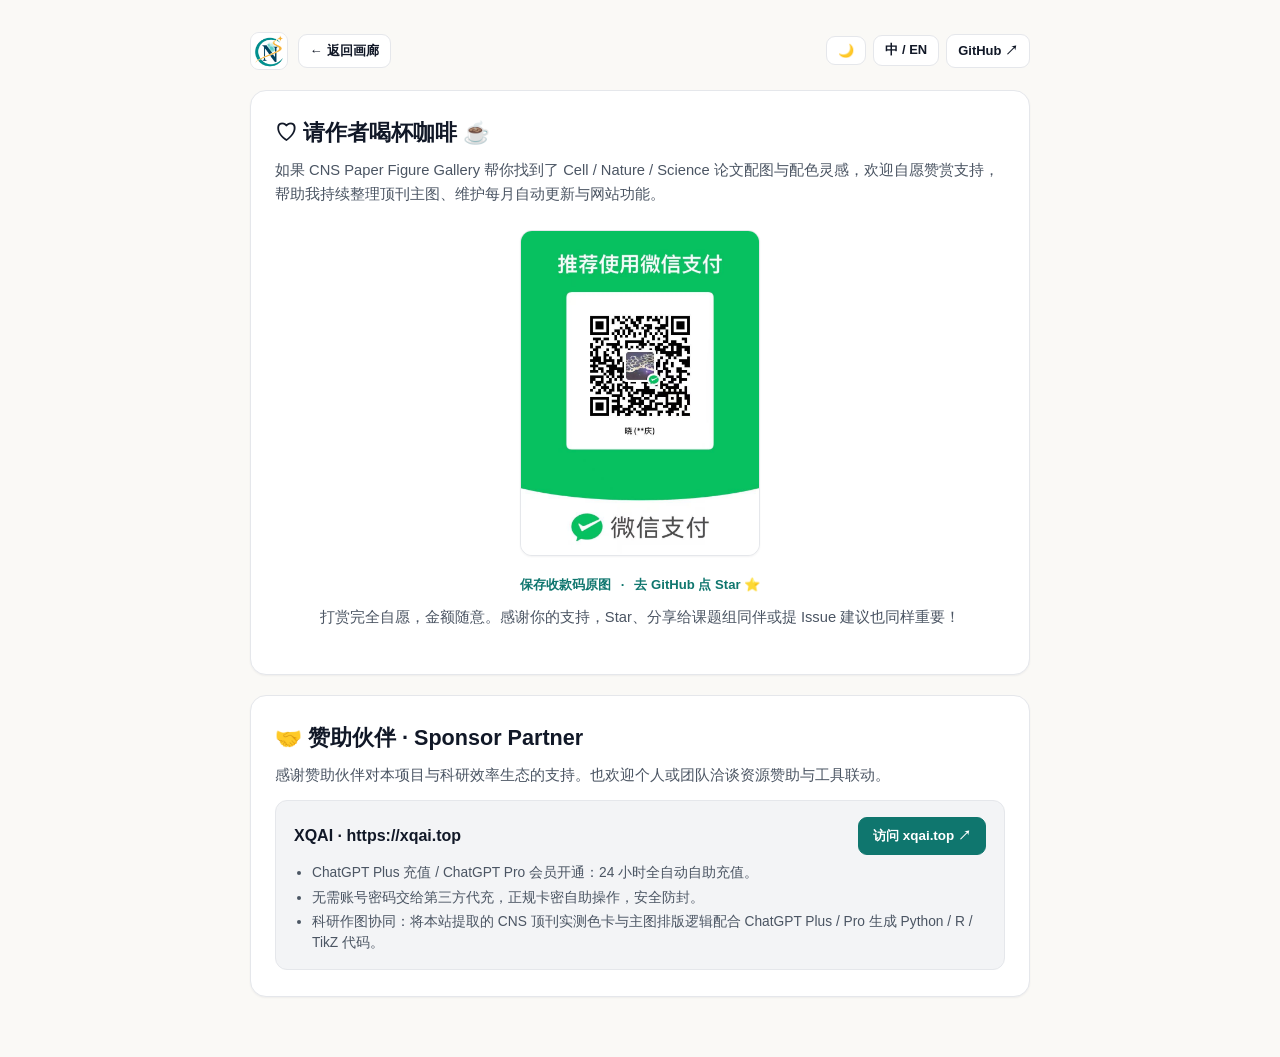
<file: support.html>
<!DOCTYPE html>
<html lang="zh-CN" data-theme="light">
<head>
<meta charset="UTF-8">
<meta name="viewport" content="width=device-width, initial-scale=1.0">
<title>支持作者 &amp; 赞助伙伴 · Support — CNS Paper Figure Gallery</title>
<meta name="description" content="支持 CNS Paper Figure Gallery 持续维护更新，或查看赞助伙伴 XQAI (xqai.top)。">
<link rel="icon" type="image/png" href="assets/favicon.png">
<link rel="stylesheet" href="assets/style.css?v=20261126e">
<style>
  .sp-wrap {
    max-width: 820px;
    margin: 32px auto 60px;
    padding: 0 20px;
    display: flex;
    flex-direction: column;
    gap: 20px;
  }
  .sp-topbar {
    display: flex;
    align-items: center;
    justify-content: space-between;
    gap: 12px;
    flex-wrap: wrap;
  }
  .sp-card {
    background: var(--surface);
    border: 1px solid var(--border);
    border-radius: 16px;
    padding: 26px 24px;
    box-shadow: var(--shadow-sm);
  }
  .sp-card h1, .sp-card h2 {
    margin: 0 0 10px;
    font-size: 1.35rem;
  }
  .sp-card p {
    margin: 0 0 12px;
    color: var(--muted);
    font-size: 0.92rem;
    line-height: 1.6;
  }
  .sp-qr-area {
    display: flex;
    flex-direction: column;
    align-items: center;
    gap: 12px;
    padding: 12px 0 6px;
    text-align: center;
  }
  .sp-qr-area img {
    width: 240px;
    max-width: 100%;
    height: auto;
    border-radius: 12px;
    border: 1px solid var(--border);
    box-shadow: var(--shadow-sm);
    background: #fff;
  }
  .sp-partner-grid {
    display: grid;
    grid-template-columns: 1fr;
    gap: 14px;
    margin-top: 10px;
  }
  .sp-partner-card {
    display: flex;
    flex-direction: column;
    gap: 8px;
    padding: 16px 18px;
    border-radius: 12px;
    background: var(--surface-2);
    border: 1px solid var(--border);
  }
  .sp-partner-card ul {
    margin: 0;
    padding-left: 18px;
    color: var(--muted);
    font-size: 0.86rem;
    display: flex;
    flex-direction: column;
    gap: 4px;
  }
</style>
</head>
<body>
  <main class="sp-wrap">
    <div class="sp-topbar">
      <div style="display:flex;align-items:center;gap:10px;">
        <img src="assets/logo.png" alt="CNS Paper Figure Gallery Logo" width="38" height="38" style="border-radius:9px;border:1px solid var(--border);background:#ffffff;">
        <a class="action-btn" href="./index.html" data-i18n="back">← 返回画廊</a>
      </div>
      <div class="topbar-actions">
        <button id="theme-toggle" class="action-btn" type="button" title="Toggle Theme">🌙</button>
        <button id="lang-toggle" class="action-btn" type="button" title="Switch language">中 / EN</button>
        <a class="action-btn" href="https://github.com/daydayup-xq/cns-paper-figure-gallery" target="_blank" rel="noopener noreferrer">GitHub ↗</a>
      </div>
    </div>

    <section class="sp-card">
      <h1 data-i18n="heading">♡ 请作者喝杯咖啡 ☕</h1>
      <p data-i18n="desc">如果 CNS Paper Figure Gallery 帮你找到了 Cell / Nature / Science 论文配图与配色灵感，欢迎自愿赞赏支持，帮助我持续整理顶刊主图、维护每月初的自动采集与静态站点功能。</p>
      <div class="sp-qr-area">
        <a href="assets/wechat-pay.jpg" target="_blank" rel="noopener noreferrer">
          <img src="assets/wechat-pay.jpg" alt="WeChat Pay QR Code / 微信收款码">
        </a>
        <div class="sm-links">
          <a href="assets/wechat-pay.jpg" download="CNS-Gallery-WeChat-Pay.jpg" data-i18n="saveQr">保存收款码原图</a>
          <span>·</span>
          <a href="https://github.com/daydayup-xq/cns-paper-figure-gallery" target="_blank" rel="noopener noreferrer" data-i18n="starRepo">去 GitHub 点 Star ⭐</a>
        </div>
        <p class="sm-thanks" data-i18n="thanks">打赏完全自愿，金额随意。感谢你的支持，Star、分享给课题组同伴或提 Issue 建议也同样重要！</p>
      </div>
    </section>

    <section class="sp-card">
      <h2 data-i18n="partnerTitle">🤝 赞助伙伴 · Sponsor Partner</h2>
      <p data-i18n="partnerIntro">感谢赞助伙伴对本项目与科研效率生态的支持。欢迎提供模型 API、云计算资源或科研工具赞助合作。</p>
      <div class="sp-partner-grid">
        <div class="sp-partner-card">
          <div style="display:flex;justify-content:space-between;align-items:center;gap:10px;flex-wrap:wrap;">
            <strong>XQAI · https://xqai.top</strong>
            <a class="primary-btn" href="https://xqai.top" target="_blank" rel="noopener noreferrer" data-i18n="visitXqai">访问 XQAI 自助充值 ↗</a>
          </div>
          <ul>
            <li data-i18n="xqaiLi1">ChatGPT Plus 充值 / ChatGPT Pro 会员开通：24 小时全自动卡密自助充值。</li>
            <li data-i18n="xqaiLi2">账号安全无需代充：无需将个人账号密码交给第三方，防封号、省心可靠。</li>
            <li data-i18n="xqaiLi3">科研绘图效率拍档：可将本站提取的 CNS 顶刊色卡与排版参考配合 ChatGPT Plus / Pro 生成 matplotlib / ggplot2 / TikZ 绘图脚本与图注润色。</li>
          </ul>
        </div>
      </div>
    </section>
  </main>

  <script>
    (function () {
      const DICT = {
        zh: {
          back: "← 返回画廊",
          heading: "♡ 请作者喝杯咖啡 ☕",
          desc: "如果 CNS Paper Figure Gallery 帮你找到了 Cell / Nature / Science 论文配图与配色灵感，欢迎自愿赞赏支持，帮助我持续整理顶刊主图、维护每月自动更新与网站功能。",
          saveQr: "保存收款码原图",
          starRepo: "去 GitHub 点 Star ⭐",
          thanks: "打赏完全自愿，金额随意。感谢你的支持，Star、分享给课题组同伴或提 Issue 建议也同样重要！",
          partnerTitle: "🤝 赞助伙伴 · Sponsor Partner",
          partnerIntro: "感谢赞助伙伴对本项目与科研效率生态的支持。也欢迎个人或团队洽谈资源赞助与工具联动。",
          visitXqai: "访问 xqai.top ↗",
          xqaiLi1: "ChatGPT Plus 充值 / ChatGPT Pro 会员开通：24 小时全自动自助充值。",
          xqaiLi2: "无需账号密码交给第三方代充，正规卡密自助操作，安全防封。",
          xqaiLi3: "科研作图协同：将本站提取的 CNS 顶刊实测色卡与主图排版逻辑配合 ChatGPT Plus / Pro 生成 Python / R / TikZ 代码。"
        },
        en: {
          back: "← Back to Gallery",
          heading: "♡ Buy the Author a Coffee ☕",
          desc: "If CNS Paper Figure Gallery helped you find Cell / Nature / Science figure layouts and color palettes, feel free to support ongoing curation, automated monthly updates, and tool maintenance.",
          saveQr: "Save WeChat QR Code",
          starRepo: "Star on GitHub ⭐",
          thanks: "Tips are completely voluntary and any amount is appreciated. Starring on GitHub, sharing with labmates, or opening issues helps just as much!",
          partnerTitle: "🤝 Sponsor Partner",
          partnerIntro: "Thanks to our sponsor partner supporting open scientific visualization workflows. Sponsorship and compute/API partnerships are always welcome.",
          visitXqai: "Visit xqai.top ↗",
          xqaiLi1: "ChatGPT Plus & ChatGPT Pro self-service recharge center: 24/7 automated activation.",
          xqaiLi2: "No password sharing required — safe self-service activation without third-party login risks.",
          xqaiLi3: "Plotting workflow companion: pair extracted CNS figure palettes with ChatGPT Plus / Pro to draft matplotlib, ggplot2, or TikZ scripts."
        }
      };

      let lang = localStorage.getItem("cns_lang") || localStorage.getItem("ncs_lang") || "zh";
      let theme = localStorage.getItem("cns_theme") || localStorage.getItem("ncs_theme") || "light";

      function apply() {
        document.documentElement.setAttribute("data-theme", theme);
        document.documentElement.lang = lang === "zh" ? "zh-CN" : "en";
        document.getElementById("theme-toggle").textContent = theme === "dark" ? "☀️" : "🌙";
        const d = DICT[lang] || DICT.zh;
        document.querySelectorAll("[data-i18n]").forEach((el) => {
          const k = el.getAttribute("data-i18n");
          if (d[k]) el.textContent = d[k];
        });
      }

      document.getElementById("lang-toggle").addEventListener("click", () => {
        lang = lang === "zh" ? "en" : "zh";
        localStorage.setItem("cns_lang", lang);
        apply();
      });
      document.getElementById("theme-toggle").addEventListener("click", () => {
        theme = theme === "dark" ? "light" : "dark";
        localStorage.setItem("cns_theme", theme);
        apply();
      });

      apply();
    })();
  </script>
</body>
</html>
</file>
<file: assets/style.css>
:root {
  --bg: #faf9f6;
  --surface: #ffffff;
  --surface-2: #f3f4f6;
  --border: #e5e7eb;
  --text: #111827;
  --muted: #4b5563;
  --soft: #6b7280;
  --accent: #0f766e;
  --accent-soft: rgba(15, 118, 110, 0.1);
  --cell: #047857;
  --cell-bg: rgba(4, 120, 87, 0.1);
  --nature: #c8102e;
  --nature-bg: rgba(200, 16, 46, 0.1);
  --science: #1d4ed8;
  --science-bg: rgba(29, 78, 216, 0.1);
  --gold: #b45309;
  --gold-bg: rgba(245, 158, 11, 0.15);
  --shadow-sm: 0 1px 2px rgba(15, 23, 42, 0.05);
  --shadow-md: 0 10px 26px rgba(15, 23, 42, 0.09);
  --radius: 14px;
  --font-sans: "Inter", -apple-system, BlinkMacSystemFont, "Segoe UI", "PingFang SC", "Hiragino Sans GB", "Microsoft YaHei", sans-serif;
  --font-serif: "Newsreader", "Source Serif 4", "Noto Serif SC", Georgia, "Times New Roman", serif;
  --font-mono: ui-monospace, SFMono-Regular, Menlo, Monaco, Consolas, monospace;
}

[data-theme="dark"] {
  --bg: #0b1120;
  --surface: #111827;
  --surface-2: #1e293b;
  --border: #263348;
  --text: #f1f5f9;
  --muted: #cbd5e1;
  --soft: #94a3b8;
  --accent: #2dd4bf;
  --accent-soft: rgba(45, 212, 191, 0.14);
  --cell-bg: rgba(16, 185, 129, 0.22);
  --nature-bg: rgba(200, 16, 46, 0.22);
  --science-bg: rgba(59, 130, 246, 0.22);
  --gold: #fbbf24;
  --gold-bg: rgba(251, 191, 36, 0.16);
  --shadow-sm: 0 1px 3px rgba(0, 0, 0, 0.35);
  --shadow-md: 0 14px 34px rgba(0, 0, 0, 0.55);
}

* { box-sizing: border-box; }
[hidden] { display: none !important; }
html, body { margin: 0; padding: 0; }
body {
  font-family: var(--font-sans);
  background: var(--bg);
  color: var(--text);
  line-height: 1.5;
  -webkit-font-smoothing: antialiased;
}
a { color: inherit; text-decoration: none; }

/* Compact Editorial Header */
.hero-header {
  background: linear-gradient(135deg, var(--surface) 0%, color-mix(in srgb, var(--cell) 4%, var(--surface)) 100%);
  border-bottom: 1px solid var(--border);
  padding: 14px 24px 12px;
}
.hero-inner {
  max-width: 1520px;
  margin: 0 auto;
  display: flex;
  justify-content: space-between;
  align-items: center;
  gap: 18px;
  flex-wrap: wrap;
}
.hero-left {
  display: flex;
  align-items: center;
  gap: 14px;
  min-width: 0;
}
.brand-link {
  display: inline-flex;
  flex-shrink: 0;
}
.brand-logo {
  width: 52px;
  height: 52px;
  border-radius: 12px;
  border: 1px solid var(--border);
  background: #ffffff;
  object-fit: cover;
  box-shadow: var(--shadow-sm);
}
.brand-text {
  display: flex;
  flex-direction: column;
  gap: 3px;
  min-width: 0;
}
.brand-title-row {
  display: flex;
  align-items: center;
  gap: 8px;
  flex-wrap: wrap;
}
.brand-text h1 {
  margin: 0;
  font-family: var(--font-serif);
  font-size: 1.48rem;
  font-weight: 800;
  letter-spacing: -0.02em;
  line-height: 1.15;
}
.oa-pill {
  font-family: var(--font-mono);
  font-size: 0.7rem;
  font-weight: 700;
  padding: 2px 7px;
  border-radius: 999px;
  background: var(--cell-bg);
  color: var(--cell);
}
[data-theme="dark"] .oa-pill { color: #34d399; }
.repo-star-link {
  font-size: 0.78rem;
  font-weight: 600;
  color: var(--accent);
}
.repo-star-link:hover { text-decoration: underline; }

.tagline {
  margin: 0;
  font-size: 0.85rem;
  color: var(--muted);
}
.partner-pill {
  display: inline-flex;
  align-items: center;
  gap: 6px;
  width: fit-content;
  margin-top: 2px;
  padding: 3px 10px;
  border-radius: 999px;
  background: var(--surface-2);
  border: 1px solid var(--border);
  font-size: 0.76rem;
  font-weight: 600;
  color: var(--muted);
  transition: border-color 0.14s, color 0.14s;
}
.partner-pill:hover {
  border-color: var(--accent);
  color: var(--accent);
}

.hero-right {
  display: flex;
  flex-direction: column;
  align-items: flex-end;
  gap: 9px;
}
.topbar-actions {
  display: flex;
  align-items: center;
  gap: 7px;
  flex-wrap: wrap;
}
.action-btn {
  display: inline-flex;
  align-items: center;
  gap: 5px;
  padding: 6px 11px;
  border-radius: 9px;
  border: 1px solid var(--border);
  background: var(--surface);
  color: var(--text);
  font-size: 0.81rem;
  font-weight: 600;
  cursor: pointer;
  transition: transform 0.12s, border-color 0.15s, background 0.15s;
}
.action-btn:hover { border-color: var(--accent); transform: translateY(-1px); }
.icon-btn { padding: 6px 10px; }
.accent-btn {
  background: var(--accent-soft);
  border-color: color-mix(in srgb, var(--accent) 30%, transparent);
  color: var(--accent);
}
.support-btn {
  background: rgba(225, 29, 72, 0.08);
  border-color: rgba(225, 29, 72, 0.28);
  color: #be123c;
}
.support-btn:hover {
  border-color: #e11d48;
  background: rgba(225, 29, 72, 0.14);
}
[data-theme="dark"] .support-btn {
  background: rgba(244, 63, 94, 0.14);
  border-color: rgba(244, 63, 94, 0.34);
  color: #fda4af;
}

/* Clickable C-N-S Quick-Filter Stat Pills */
.quick-stats {
  display: flex;
  gap: 7px;
  flex-wrap: wrap;
  justify-content: flex-end;
}
.stat-pill {
  display: inline-flex;
  align-items: center;
  gap: 5px;
  padding: 4px 10px;
  border-radius: 999px;
  background: var(--surface);
  border: 1px solid var(--border);
  font-size: 0.78rem;
  color: var(--muted);
  cursor: pointer;
  transition: border-color 0.14s, background 0.14s, transform 0.12s;
}
.stat-pill:hover { border-color: var(--accent); transform: translateY(-1px); }
.stat-pill .dot-sm { width: 8px; height: 8px; border-radius: 50%; display: inline-block; }
.stat-cell .dot-sm { background: var(--cell); }
.stat-nature .dot-sm { background: var(--nature); }
.stat-science .dot-sm { background: var(--science); }
.stat-flagship { background: var(--gold-bg); border-color: rgba(245, 158, 11, 0.35); color: var(--gold); }
.stat-pill.active.stat-all { background: var(--text); border-color: var(--text); color: var(--surface); }
.stat-pill.active.stat-cell { background: var(--cell); border-color: var(--cell); color: #fff; }
.stat-pill.active.stat-cell .dot-sm { background: #fff; }
.stat-pill.active.stat-nature { background: var(--nature); border-color: var(--nature); color: #fff; }
.stat-pill.active.stat-nature .dot-sm { background: #fff; }
.stat-pill.active.stat-science { background: var(--science); border-color: var(--science); color: #fff; }
.stat-pill.active.stat-science .dot-sm { background: #fff; }
.stat-pill.active.stat-flagship { background: #d97706; border-color: #d97706; color: #fff; }

@media (max-width: 960px) {
  .hero-right { align-items: flex-start; width: 100%; }
  .quick-stats { justify-content: flex-start; }
}

/* Sticky Top Filter Console */
.top-filter-console {
  position: sticky;
  top: 0;
  z-index: 45;
  background: color-mix(in srgb, var(--surface) 94%, transparent);
  backdrop-filter: blur(14px);
  border-bottom: 1px solid var(--border);
  padding: 10px 24px;
}
.console-inner {
  max-width: 1520px;
  margin: 0 auto;
  display: flex;
  flex-direction: column;
  gap: 8px;
}
.console-controls {
  display: flex;
  align-items: center;
  gap: 10px;
  flex-wrap: wrap;
}
.search-box {
  position: relative;
  flex: 1 1 260px;
  display: flex;
  align-items: center;
  background: var(--surface-2);
  border: 1px solid var(--border);
  border-radius: 10px;
  padding: 0 10px;
}
.search-box:focus-within {
  border-color: var(--accent);
  background: var(--surface);
  box-shadow: 0 0 0 3px var(--accent-soft);
}
.search-box svg { color: var(--soft); flex-shrink: 0; }
.search-box input {
  width: 100%;
  border: 0;
  background: transparent;
  padding: 8px 8px;
  font-size: 0.87rem;
  color: var(--text);
  outline: none;
}
.kbd-hint {
  font-family: var(--font-mono);
  font-size: 0.69rem;
  padding: 1px 6px;
  border-radius: 5px;
  border: 1px solid var(--border);
  background: var(--surface);
  color: var(--soft);
  flex-shrink: 0;
}
.clear-btn {
  border: 0;
  background: transparent;
  color: var(--soft);
  font-size: 1.15rem;
  cursor: pointer;
  padding: 0 4px;
}
.journal-select { max-width: 195px; }

.controls-meta {
  display: flex;
  align-items: center;
  gap: 8px;
}
.result-count {
  font-size: 0.82rem;
  font-weight: 700;
  color: var(--muted);
  white-space: nowrap;
}
.controls-right {
  display: flex;
  align-items: center;
  gap: 8px;
  flex-wrap: wrap;
  margin-left: auto;
}
.sort-wrap {
  display: flex;
  align-items: center;
  gap: 6px;
  font-size: 0.8rem;
  color: var(--soft);
}
.select-ctrl, .collapse-btn, .reset-chip {
  padding: 6px 10px;
  border-radius: 8px;
  border: 1px solid var(--border);
  background: var(--surface);
  color: var(--text);
  font-size: 0.8rem;
  font-weight: 600;
  cursor: pointer;
}
.collapse-btn {
  background: var(--surface-2);
  color: var(--muted);
}
.collapse-btn:hover { border-color: var(--accent); color: var(--accent); }

.reset-chip {
  background: var(--nature-bg);
  color: var(--nature);
  border-color: rgba(200, 16, 46, 0.25);
  padding: 4px 9px;
  font-size: 0.75rem;
}
[data-theme="dark"] .reset-chip { color: #fb7185; }

/* 3-Mode Segmented View Switcher */
.view-switch {
  display: inline-flex;
  padding: 3px;
  border-radius: 9px;
  background: var(--surface-2);
  border: 1px solid var(--border);
  gap: 2px;
}
.view-tab {
  padding: 4px 10px;
  border: 0;
  border-radius: 6px;
  background: transparent;
  color: var(--muted);
  font-size: 0.77rem;
  font-weight: 600;
  cursor: pointer;
}
.view-tab.active {
  background: var(--surface);
  color: var(--text);
  box-shadow: var(--shadow-sm);
}
.density-btn { display: none; }

/* Quick Topics + Active Filter Breadcrumbs */
.topic-row {
  display: flex;
  align-items: center;
  gap: 8px;
  flex-wrap: wrap;
}
.topic-label, .filter-label {
  font-size: 0.74rem;
  font-weight: 700;
  text-transform: uppercase;
  letter-spacing: 0.03em;
  color: var(--soft);
  white-space: nowrap;
}
.filter-label { min-width: 56px; }
.filter-label.sep {
  margin-left: 8px;
  padding-left: 10px;
  border-left: 1px solid var(--border);
  min-width: auto;
}
.topic-chips {
  display: flex;
  align-items: center;
  gap: 5px;
  flex-wrap: wrap;
}
.topic-chip {
  padding: 2px 9px;
  border-radius: 6px;
  border: 1px dashed var(--border);
  background: var(--surface-2);
  color: var(--muted);
  font-family: var(--font-mono);
  font-size: 0.73rem;
  font-weight: 600;
  cursor: pointer;
  transition: all 0.12s;
}
.topic-chip:hover { border-color: var(--accent); color: var(--accent); border-style: solid; }
.topic-chip.active { background: var(--accent); border-color: var(--accent); color: #fff; border-style: solid; }

.active-filter-tags {
  display: flex;
  align-items: center;
  gap: 6px;
  flex-wrap: wrap;
  margin-left: auto;
}
.active-tag {
  display: inline-flex;
  align-items: center;
  gap: 5px;
  padding: 2px 9px;
  border-radius: 999px;
  background: var(--accent-soft);
  color: var(--accent);
  border: 1px solid color-mix(in srgb, var(--accent) 26%, transparent);
  font-size: 0.74rem;
  font-weight: 600;
  cursor: pointer;
}
.active-tag:hover { background: var(--nature-bg); color: var(--nature); border-color: rgba(200, 16, 46, 0.25); }

/* Collapsible 3-Row Filter Matrix */
.filter-matrix {
  display: flex;
  flex-direction: column;
  gap: 7px;
  padding-top: 6px;
  border-top: 1px dashed var(--border);
}
.filter-row {
  display: flex;
  align-items: center;
  gap: 7px;
  flex-wrap: wrap;
}
.filter-group {
  display: inline-flex;
  align-items: center;
  gap: 7px;
  flex-wrap: wrap;
}
.filter-group.has-sep {
  margin-left: 4px;
  padding-left: 10px;
  border-left: 1px solid var(--border);
}
.filter-group.has-sep .filter-label {
  min-width: auto;
}
.chips {
  display: flex;
  align-items: center;
  gap: 5px;
  flex-wrap: wrap;
}
.chip {
  display: inline-flex;
  align-items: center;
  gap: 4px;
  padding: 3px 10px;
  border-radius: 999px;
  border: 1px solid var(--border);
  background: var(--surface);
  color: var(--muted);
  font-size: 0.77rem;
  font-weight: 500;
  cursor: pointer;
  transition: all 0.13s ease;
}
.chip:hover { border-color: var(--accent); color: var(--text); }
.chip.active {
  background: var(--text);
  color: var(--surface);
  border-color: var(--text);
  font-weight: 600;
}
.chip.active[data-value="cell"] { background: var(--cell); border-color: var(--cell); color: #fff; }
.chip.active[data-value="nature"] { background: var(--nature); border-color: var(--nature); color: #fff; }
.chip.active[data-value="science"] { background: var(--science); border-color: var(--science); color: #fff; }
.chip.active[data-value="flagship"] { background: #d97706; border-color: #d97706; color: #fff; }
.chip .chip-cnt { font-size: 0.69rem; opacity: 0.74; font-family: var(--font-mono); }

/* Full-Width Gallery Container */
.container {
  max-width: 1520px;
  margin: 0 auto;
  padding: 18px 24px 52px;
}
.masonry {
  display: grid;
  grid-template-columns: repeat(4, minmax(0, 1fr));
  gap: 18px;
  align-items: start;
}
.masonry-col {
  display: flex;
  flex-direction: column;
  gap: 18px;
  min-width: 0;
}
@media (max-width: 1320px) { .masonry { grid-template-columns: repeat(3, minmax(0, 1fr)); } }
@media (max-width: 920px) { .masonry { grid-template-columns: repeat(2, minmax(0, 1fr)); } }
@media (max-width: 580px) { .masonry { grid-template-columns: 1fr; } }

.grid-view {
  display: grid;
  grid-template-columns: repeat(auto-fill, minmax(305px, 1fr));
  gap: 18px;
}
.compact-view {
  display: grid;
  grid-template-columns: repeat(auto-fill, minmax(230px, 1fr));
  gap: 12px;
}

/* Editorial Journal Card */
.fig-card {
  background: var(--surface);
  border: 1px solid var(--border);
  border-radius: var(--radius);
  overflow: hidden;
  box-shadow: var(--shadow-sm);
  transition: transform 0.16s ease, box-shadow 0.16s ease, border-color 0.16s ease;
  display: flex;
  flex-direction: column;
}
.fig-card:hover {
  transform: translateY(-2px);
  box-shadow: var(--shadow-md);
  border-color: color-mix(in srgb, var(--accent) 45%, var(--border));
}

.card-header-bar {
  display: flex;
  align-items: center;
  justify-content: space-between;
  gap: 8px;
  padding: 9px 12px;
  border-bottom: 1px solid var(--border);
  background: var(--surface);
  font-size: 0.76rem;
}
.card-journal-pill {
  display: inline-flex;
  align-items: center;
  gap: 6px;
  min-width: 0;
  font-weight: 700;
  color: var(--text);
}
.journal-bar {
  width: 3px;
  height: 14px;
  border-radius: 3px;
  flex-shrink: 0;
}
.bar-cell { background: var(--cell); }
.bar-nature { background: var(--nature); }
.bar-science { background: var(--science); }
.card-journal-name {
  overflow: hidden;
  text-overflow: ellipsis;
  white-space: nowrap;
}
.card-year {
  font-family: var(--font-mono);
  color: var(--soft);
  font-weight: 600;
  flex-shrink: 0;
}
.card-header-right {
  display: inline-flex;
  align-items: center;
  gap: 5px;
  flex-shrink: 0;
}
.tier-star-pill {
  padding: 1px 6px;
  border-radius: 999px;
  background: var(--gold-bg);
  color: var(--gold);
  font-size: 0.69rem;
  font-weight: 700;
}
.fig-lbl-pill {
  font-family: var(--font-mono);
  font-size: 0.69rem;
  padding: 1px 6px;
  border-radius: 6px;
  background: var(--surface-2);
  color: var(--muted);
  font-weight: 600;
}

.fig-thumb-wrap {
  position: relative;
  background: #ffffff;
  border-bottom: 1px solid var(--border);
  cursor: zoom-in;
  overflow: hidden;
  min-height: 110px;
}
.fig-thumb-wrap img {
  display: block;
  width: 100%;
  height: auto;
  object-fit: contain;
  max-height: 430px;
  background: #ffffff;
  transition: transform 0.22s ease;
}
.fig-thumb-wrap:hover img { transform: scale(1.018); }

.thumb-dims-pill {
  position: absolute;
  bottom: 7px;
  right: 7px;
  padding: 2px 7px;
  border-radius: 6px;
  background: rgba(15, 23, 42, 0.72);
  color: #f8fafc;
  font-family: var(--font-mono);
  font-size: 0.68rem;
  opacity: 0;
  transition: opacity 0.16s ease;
  pointer-events: none;
}
.fig-card:hover .thumb-dims-pill { opacity: 1; }

.grid-view .fig-thumb-wrap img {
  height: 220px;
  object-fit: contain;
  padding: 6px;
}
.compact-view .card-header-bar { padding: 7px 10px; font-size: 0.72rem; }
.compact-view .fig-thumb-wrap img { height: 170px; object-fit: contain; padding: 4px; }
.compact-view .fig-body { padding: 8px 10px 6px; gap: 4px; }
.compact-view .fig-title { font-size: 0.81rem; -webkit-line-clamp: 1; }
.compact-view .fig-byline, .compact-view .fig-tags { display: none; }
.compact-view .card-palette { padding: 6px 10px 8px; }

.fig-img-fallback {
  display: flex;
  align-items: center;
  justify-content: center;
  min-height: 150px;
  padding: 18px;
  text-align: center;
  color: var(--soft);
  font-size: 0.8rem;
  background: var(--surface-2);
}

.fig-body {
  padding: 11px 13px 9px;
  display: flex;
  flex-direction: column;
  gap: 6px;
  flex: 1;
}
.fig-title {
  margin: 0;
  font-size: 0.89rem;
  font-weight: 600;
  line-height: 1.4;
  display: -webkit-box;
  -webkit-line-clamp: 2;
  -webkit-box-orient: vertical;
  overflow: hidden;
  cursor: pointer;
}
.fig-title:hover { color: var(--accent); }
.fig-byline {
  font-size: 0.72rem;
  color: var(--soft);
  white-space: nowrap;
  overflow: hidden;
  text-overflow: ellipsis;
  font-family: var(--font-mono);
}

.fig-tags {
  display: flex;
  flex-wrap: wrap;
  gap: 5px;
}
.mini-tag {
  font-size: 0.71rem;
  padding: 2px 7px;
  border-radius: 6px;
  background: var(--surface-2);
  color: var(--muted);
  border: 1px solid transparent;
  cursor: pointer;
  transition: border-color 0.12s, color 0.12s;
}
.mini-tag:hover { border-color: var(--accent); color: var(--accent); }

/* Full-width Interactive Palette Bar */
.card-palette {
  display: flex;
  align-items: center;
  gap: 8px;
  padding: 8px 12px 10px;
  border-top: 1px dashed var(--border);
}
.swatch-bar {
  display: flex;
  flex: 1;
  height: 20px;
  border-radius: 7px;
  overflow: hidden;
  border: 1px solid rgba(15, 23, 42, 0.12);
}
.swatch-segment {
  flex: 1;
  border: 0;
  padding: 0;
  cursor: pointer;
  transition: flex 0.14s ease, filter 0.14s ease;
}
.swatch-segment:hover {
  flex: 1.5;
  filter: brightness(1.06);
}
.card-py-btn {
  padding: 2px 7px;
  font-family: var(--font-mono);
  font-size: 0.69rem;
  font-weight: 700;
  border-radius: 6px;
  border: 1px solid var(--border);
  background: var(--surface-2);
  color: var(--muted);
  cursor: pointer;
  flex-shrink: 0;
}
.card-py-btn:hover { border-color: var(--accent); color: var(--accent); }

/* Curated Palette & Agent Entry */
.card-palette.is-curated {
  flex-direction: column;
  align-items: stretch;
  gap: 6px;
}
.card-palette-row {
  display: flex;
  align-items: center;
  gap: 8px;
}
.curated-meta-row {
  display: flex;
  align-items: center;
  justify-content: space-between;
  gap: 6px;
}
.curated-badge {
  display: inline-flex;
  align-items: center;
  gap: 3px;
  padding: 1px 7px;
  border-radius: 999px;
  background: var(--accent-soft);
  color: var(--accent);
  font-size: 0.68rem;
  font-weight: 700;
  line-height: 1.45;
  letter-spacing: 0.01em;
}
.agent-json-link {
  font-family: var(--font-mono);
  font-size: 0.69rem;
  font-weight: 600;
  color: var(--soft);
  padding: 1px 6px;
  border-radius: 5px;
  border: 1px solid var(--border);
  background: var(--surface-2);
  transition: border-color 0.14s, color 0.14s;
}
.agent-json-link:hover {
  border-color: var(--accent);
  color: var(--accent);
}
.compact-view .curated-meta-row { gap: 4px; }
.compact-view .curated-badge { font-size: 0.64rem; padding: 1px 5px; }
.compact-view .agent-json-link { font-size: 0.64rem; padding: 1px 5px; }

/* Sentinel & Empty */
.sentinel {
  display: flex;
  align-items: center;
  justify-content: center;
  gap: 10px;
  padding: 26px;
  color: var(--soft);
  font-size: 0.9rem;
  cursor: pointer;
}
.spinner {
  width: 18px;
  height: 18px;
  border: 2.5px solid var(--border);
  border-top-color: var(--accent);
  border-radius: 50%;
  animation: spin 0.75s linear infinite;
}
@keyframes spin { to { transform: rotate(360deg); } }
.end-hint {
  text-align: center;
  color: var(--soft);
  font-size: 0.85rem;
  padding: 16px 0 6px;
}
.empty-state {
  text-align: center;
  padding: 64px 20px;
  color: var(--muted);
}
.empty-emoji { font-size: 2.6rem; margin-bottom: 8px; }

/* Footer */
.site-footer {
  border-top: 1px solid var(--border);
  background: var(--surface);
  padding: 28px 24px 36px;
  color: var(--muted);
  font-size: 0.86rem;
}
.footer-inner {
  max-width: 1520px;
  margin: 0 auto;
  display: grid;
  grid-template-columns: repeat(auto-fit, minmax(300px, 1fr));
  gap: 28px;
}
.footer-inner h3 { margin: 0 0 8px; font-size: 0.98rem; color: var(--text); }
.legend-list { margin: 0; padding-left: 16px; display: flex; flex-direction: column; gap: 5px; }
.footer-meta-line { font-size: 0.8rem; color: var(--soft); margin-top: 10px; }

/* Buttons */
.primary-btn, .ghost-btn {
  display: inline-flex;
  align-items: center;
  justify-content: center;
  gap: 6px;
  padding: 8px 14px;
  border-radius: 9px;
  font-size: 0.84rem;
  font-weight: 600;
  cursor: pointer;
  border: 1px solid var(--border);
  transition: all 0.14s ease;
}
.primary-btn {
  background: var(--accent);
  color: #fff;
  border-color: var(--accent);
}
.primary-btn:hover { filter: brightness(1.07); }
.ghost-btn {
  background: var(--surface-2);
  color: var(--text);
}
.ghost-btn:hover { border-color: var(--accent); }
.mini-btn {
  padding: 3px 8px;
  font-size: 0.74rem;
  font-weight: 600;
  border-radius: 6px;
  border: 1px solid var(--border);
  background: var(--surface);
  color: var(--muted);
  cursor: pointer;
}
.mini-btn:hover { border-color: var(--accent); color: var(--accent); }

/* Lightbox & Modals */
.lightbox, .modal {
  position: fixed;
  inset: 0;
  z-index: 100;
  display: flex;
  align-items: center;
  justify-content: center;
  padding: 20px;
}
.lightbox[hidden], .modal[hidden] { display: none; }
.lightbox-backdrop, .modal-backdrop {
  position: absolute;
  inset: 0;
  background: rgba(10, 15, 28, 0.76);
  backdrop-filter: blur(6px);
}
.lightbox-dialog {
  position: relative;
  z-index: 1;
  width: min(1240px, 95vw);
  max-height: 92vh;
  background: var(--surface);
  border: 1px solid var(--border);
  border-radius: 18px;
  box-shadow: 0 24px 64px rgba(0, 0, 0, 0.4);
  overflow: hidden;
  display: flex;
  flex-direction: column;
}
.lightbox-close {
  position: absolute;
  top: 12px;
  right: 12px;
  z-index: 5;
  width: 34px;
  height: 34px;
  border-radius: 50%;
  border: 1px solid var(--border);
  background: var(--surface);
  color: var(--text);
  font-size: 1.35rem;
  line-height: 1;
  cursor: pointer;
}
.lightbox-close.static-close { position: static; }
.lightbox-nav {
  position: absolute;
  top: 50%;
  transform: translateY(-50%);
  z-index: 5;
  width: 40px;
  height: 40px;
  border-radius: 50%;
  border: 1px solid var(--border);
  background: color-mix(in srgb, var(--surface) 92%, transparent);
  color: var(--text);
  cursor: pointer;
  display: flex;
  align-items: center;
  justify-content: center;
}
.lightbox-nav.prev { left: 12px; }
.lightbox-nav.next { right: 12px; }
.lightbox-nav svg { width: 20px; height: 20px; fill: none; stroke: currentColor; stroke-width: 2.2; }

.lightbox-content {
  display: grid;
  grid-template-columns: 1.35fr 1fr;
  min-height: 460px;
  max-height: 92vh;
  overflow: hidden;
}
@media (max-width: 920px) {
  .lightbox-content { grid-template-columns: 1fr; overflow-y: auto; }
}
.lightbox-img-wrap {
  position: relative;
  background: #ffffff;
  display: flex;
  align-items: center;
  justify-content: center;
  padding: 20px 56px;
  overflow: auto;
  border-right: 1px solid var(--border);
}
.lightbox-img-wrap img {
  max-width: 100%;
  max-height: 82vh;
  object-fit: contain;
  transition: transform 0.2s ease;
}
.lightbox-img-wrap.zoomed img {
  max-width: none;
  max-height: none;
  width: 150%;
  cursor: zoom-out;
}
.zoom-toggle {
  position: absolute;
  bottom: 12px;
  right: 14px;
  padding: 5px 10px;
  border-radius: 8px;
  border: 1px solid #cbd5e1;
  background: rgba(255, 255, 255, 0.92);
  color: #0f172a;
  font-size: 0.78rem;
  font-weight: 600;
  cursor: pointer;
}

.lightbox-meta {
  padding: 22px 24px 24px;
  overflow-y: auto;
  display: flex;
  flex-direction: column;
  gap: 12px;
}
.lb-badges { display: flex; flex-wrap: wrap; gap: 6px; padding-right: 32px; }
.badge {
  font-size: 0.75rem;
  font-weight: 700;
  padding: 3px 9px;
  border-radius: 999px;
  background: var(--surface-2);
  color: var(--muted);
}
.badge.family-cell { background: var(--cell-bg); color: var(--cell); }
.badge.family-nature { background: var(--nature-bg); color: var(--nature); }
.badge.family-science { background: var(--science-bg); color: var(--science); }
[data-theme="dark"] .badge.family-cell { color: #34d399; }
[data-theme="dark"] .badge.family-nature { color: #fb7185; }
[data-theme="dark"] .badge.family-science { color: #93c5fd; }
.badge.tier { background: var(--gold-bg); color: var(--gold); }
.badge.lic { background: var(--cell-bg); color: var(--cell); }

.lightbox-meta h2 {
  margin: 0;
  font-family: var(--font-serif);
  font-size: 1.2rem;
  line-height: 1.38;
}
.lb-journal-meta { margin: 0; font-size: 0.85rem; font-weight: 600; color: var(--accent); }
.lb-authors { margin: 0; font-size: 0.83rem; color: var(--soft); }

.lb-caption-box {
  background: var(--surface-2);
  border: 1px solid var(--border);
  border-radius: 10px;
  padding: 10px 12px;
}
.lb-caption-head {
  display: flex;
  justify-content: space-between;
  font-size: 0.8rem;
  margin-bottom: 4px;
}
.lb-dims { color: var(--soft); font-family: var(--font-mono); }
.lb-caption {
  margin: 0;
  font-size: 0.82rem;
  color: var(--muted);
  max-height: 145px;
  overflow-y: auto;
  line-height: 1.48;
}

.lb-palette-box {
  background: var(--surface-2);
  border: 1px solid var(--border);
  border-radius: 10px;
  padding: 10px 12px;
}
.lb-palette-head {
  display: flex;
  align-items: center;
  justify-content: space-between;
  gap: 8px;
  font-size: 0.8rem;
  font-weight: 600;
  margin-bottom: 8px;
}
.palette-export-btns { display: flex; gap: 5px; }
.lb-palette-swatches {
  display: grid;
  grid-template-columns: repeat(5, 1fr);
  gap: 7px;
}
.lb-palette-swatches.is-curated {
  grid-template-columns: repeat(auto-fit, minmax(76px, 1fr));
}
.lb-swatch {
  display: flex;
  flex-direction: column;
  align-items: center;
  gap: 4px;
  padding: 4px;
  border-radius: 8px;
  border: 1px solid var(--border);
  background: var(--surface);
  cursor: pointer;
}
.lb-swatch:hover { border-color: var(--accent); }
.lb-swatch-color {
  width: 100%;
  height: 26px;
  border-radius: 5px;
  border: 1px solid rgba(15, 23, 42, 0.12);
}
.lb-swatch-hex {
  font-family: var(--font-mono);
  font-size: 0.7rem;
  color: var(--muted);
}
.lb-swatch-role {
  font-size: 0.64rem;
  font-weight: 600;
  color: var(--soft);
  line-height: 1.1;
}
.lb-layout-notes {
  margin-top: 9px;
  padding-top: 8px;
  border-top: 1px dashed var(--border);
}
.lb-layout-head {
  display: flex;
  align-items: center;
  justify-content: space-between;
  gap: 8px;
  font-size: 0.76rem;
  color: var(--text);
  margin-bottom: 4px;
}
.cb-safe-pill {
  padding: 1px 7px;
  border-radius: 999px;
  background: var(--cell-bg);
  color: var(--cell);
  font-size: 0.68rem;
  font-weight: 700;
}
[data-theme="dark"] .cb-safe-pill { color: #34d399; }
.lb-layout-text {
  margin: 0;
  font-size: 0.78rem;
  line-height: 1.5;
  color: var(--muted);
}
.pm-curated-tag {
  margin-left: 5px;
  padding: 1px 6px;
  border-radius: 999px;
  background: var(--accent-soft);
  color: var(--accent);
  font-size: 0.66rem;
  font-weight: 700;
}

.lb-actions {
  display: flex;
  flex-wrap: wrap;
  gap: 8px;
  margin-top: auto;
  padding-top: 6px;
}

/* Palette Studio & Support Modals */
.modal-dialog {
  position: relative;
  z-index: 1;
  width: min(980px, 94vw);
  max-height: 86vh;
  background: var(--surface);
  border: 1px solid var(--border);
  border-radius: 18px;
  box-shadow: var(--shadow-md);
  display: flex;
  flex-direction: column;
  overflow: hidden;
}
.modal-head {
  display: flex;
  justify-content: space-between;
  align-items: flex-start;
  gap: 14px;
  padding: 18px 22px;
  border-bottom: 1px solid var(--border);
}
.modal-head h2 { margin: 0; font-size: 1.15rem; }
.modal-sub { margin: 4px 0 0; font-size: 0.83rem; color: var(--soft); }
.pm-dialog {
  width: min(1120px, 95vw);
  max-height: 88vh;
}
.pm-toolbar {
  display: flex;
  flex-direction: column;
  gap: 10px;
  padding: 12px 22px;
  border-bottom: 1px solid var(--border);
  background: var(--surface-2);
}
.pm-agent-bar {
  display: flex;
  align-items: center;
  gap: 8px;
  flex-wrap: wrap;
}
.pm-agent-label {
  font-size: 0.78rem;
  font-weight: 700;
  color: var(--text);
  margin-right: 2px;
}
.pm-agent-btn {
  display: inline-flex;
  align-items: center;
  gap: 4px;
  padding: 5px 11px;
  border-radius: 8px;
  border: 1px solid var(--border);
  background: var(--surface);
  color: var(--text);
  font-size: 0.77rem;
  font-weight: 600;
  cursor: pointer;
  transition: border-color 0.14s, background 0.14s, color 0.14s;
}
.pm-agent-btn:hover {
  border-color: var(--accent);
  color: var(--accent);
}
.pm-agent-btn.primary {
  background: var(--accent);
  border-color: var(--accent);
  color: #fff;
}
.pm-agent-btn.primary:hover {
  filter: brightness(1.07);
  color: #fff;
}
.pm-agent-link {
  font-family: var(--font-mono);
  font-size: 0.73rem;
  font-weight: 600;
  color: var(--accent);
  padding: 4px 8px;
  border-radius: 7px;
  background: var(--accent-soft);
}
.pm-agent-link:hover { text-decoration: underline; }
.pm-filters {
  display: flex;
  align-items: center;
  gap: 6px;
  flex-wrap: wrap;
}
.pm-filter-chip {
  display: inline-flex;
  align-items: center;
  gap: 5px;
  padding: 3px 10px;
  border-radius: 999px;
  border: 1px solid var(--border);
  background: var(--surface);
  color: var(--muted);
  font-size: 0.76rem;
  font-weight: 600;
  cursor: pointer;
  transition: all 0.13s ease;
}
.pm-filter-chip:hover { border-color: var(--accent); color: var(--text); }
.pm-filter-chip.active {
  background: var(--text);
  color: var(--surface);
  border-color: var(--text);
}
.pm-filter-chip .chip-cnt {
  font-size: 0.68rem;
  font-family: var(--font-mono);
  opacity: 0.75;
}
.pm-grid {
  padding: 18px 22px 24px;
  overflow-y: auto;
  display: grid;
  grid-template-columns: repeat(auto-fill, minmax(460px, 1fr));
  gap: 14px;
}
@media (max-width: 640px) {
  .pm-grid { grid-template-columns: 1fr; }
}
.pm-empty {
  grid-column: 1 / -1;
  text-align: center;
  padding: 36px 16px;
  color: var(--soft);
  font-size: 0.88rem;
}
.pm-card {
  border: 1px solid var(--border);
  border-radius: 14px;
  padding: 13px 14px;
  background: var(--surface);
  box-shadow: var(--shadow-sm);
  display: flex;
  flex-direction: column;
  gap: 10px;
}
.pm-card-head {
  display: flex;
  align-items: center;
  justify-content: space-between;
  gap: 8px;
  flex-wrap: wrap;
}
.pm-card-journal {
  display: inline-flex;
  align-items: center;
  gap: 6px;
  flex-wrap: wrap;
  font-size: 0.81rem;
  color: var(--text);
}
.pm-meta-pill {
  font-size: 0.69rem;
  padding: 1px 7px;
  border-radius: 999px;
  background: var(--surface-2);
  color: var(--muted);
  border: 1px solid var(--border);
}
.pm-card-body {
  display: flex;
  gap: 11px;
  align-items: flex-start;
}
.pm-card-thumb {
  width: 92px;
  height: 70px;
  object-fit: contain;
  border-radius: 8px;
  border: 1px solid var(--border);
  background: #ffffff;
  flex-shrink: 0;
  cursor: zoom-in;
}
.pm-card-info {
  min-width: 0;
  flex: 1;
  display: flex;
  flex-direction: column;
  gap: 4px;
}
.pm-card-title {
  font-size: 0.84rem;
  font-weight: 700;
  color: var(--text);
  line-height: 1.35;
  display: -webkit-box;
  -webkit-line-clamp: 2;
  -webkit-box-orient: vertical;
  overflow: hidden;
  cursor: pointer;
}
.pm-card-title:hover { color: var(--accent); }
.pm-card-notes {
  margin: 0;
  font-size: 0.76rem;
  line-height: 1.48;
  color: var(--muted);
}
.pm-role-swatches {
  display: grid;
  grid-template-columns: repeat(auto-fit, minmax(70px, 1fr));
  gap: 6px;
}
.pm-role-swatch {
  display: flex;
  flex-direction: column;
  align-items: center;
  gap: 3px;
  padding: 4px;
  border-radius: 8px;
  border: 1px solid var(--border);
  background: var(--surface-2);
  cursor: pointer;
}
.pm-role-swatch:hover { border-color: var(--accent); }
.pm-role-color {
  width: 100%;
  height: 22px;
  border-radius: 5px;
  border: 1px solid rgba(15, 23, 42, 0.12);
}
.pm-role-hex {
  font-family: var(--font-mono);
  font-size: 0.68rem;
  color: var(--text);
}
.pm-role-name {
  font-size: 0.63rem;
  font-weight: 600;
  color: var(--soft);
  line-height: 1.1;
}
.pm-card-actions {
  display: flex;
  align-items: center;
  justify-content: space-between;
  gap: 8px;
  flex-wrap: wrap;
  padding-top: 6px;
  border-top: 1px dashed var(--border);
}
.pm-export-group {
  display: flex;
  align-items: center;
  gap: 5px;
  flex-wrap: wrap;
}
.pm-inspect-btn {
  background: var(--accent-soft);
  border-color: color-mix(in srgb, var(--accent) 30%, transparent);
  color: var(--accent);
}

.support-modal-dialog {
  width: min(460px, 94vw);
  max-height: 92vh;
  overflow-y: auto;
  text-align: center;
}
.sm-body {
  padding: 26px 24px 22px;
  display: flex;
  flex-direction: column;
  align-items: center;
  gap: 12px;
}
.sm-body h2 { margin: 0; font-size: 1.22rem; }
.sm-desc { margin: 0; font-size: 0.86rem; color: var(--muted); line-height: 1.55; }
.sm-qr-link {
  display: inline-block;
  border-radius: 12px;
  overflow: hidden;
  border: 1px solid var(--border);
  box-shadow: var(--shadow-sm);
  background: #ffffff;
}
.sm-qr-img { display: block; width: 220px; height: auto; }
.sm-links {
  margin: 0;
  display: flex;
  align-items: center;
  gap: 10px;
  font-size: 0.82rem;
  color: var(--accent);
  font-weight: 600;
}
.sm-links a:hover { text-decoration: underline; }
.sm-partner-box {
  width: 100%;
  margin-top: 2px;
  padding: 11px 14px;
  border-radius: 12px;
  background: var(--surface-2);
  border: 1px solid var(--border);
  text-align: left;
}
.sm-partner-head {
  font-size: 0.75rem;
  font-weight: 700;
  color: var(--cell);
  margin-bottom: 4px;
}
[data-theme="dark"] .sm-partner-head { color: #34d399; }
.sm-partner-link {
  display: flex;
  flex-direction: column;
  gap: 2px;
  font-size: 0.82rem;
  color: var(--text);
}
.sm-partner-link:hover strong { color: var(--accent); text-decoration: underline; }
.sm-partner-link span { font-size: 0.78rem; color: var(--muted); }
.sm-thanks {
  margin: 2px 0 0;
  font-size: 0.79rem;
  color: var(--soft);
  line-height: 1.5;
}

.toast {
  position: fixed;
  bottom: 24px;
  left: 50%;
  transform: translateX(-50%);
  z-index: 200;
  padding: 9px 18px;
  border-radius: 999px;
  background: #0f172a;
  color: #f8fafc;
  font-size: 0.84rem;
  font-weight: 600;
  box-shadow: 0 8px 24px rgba(0, 0, 0, 0.25);
}
[data-theme="dark"] .toast { background: #f8fafc; color: #0f172a; }
</file>
